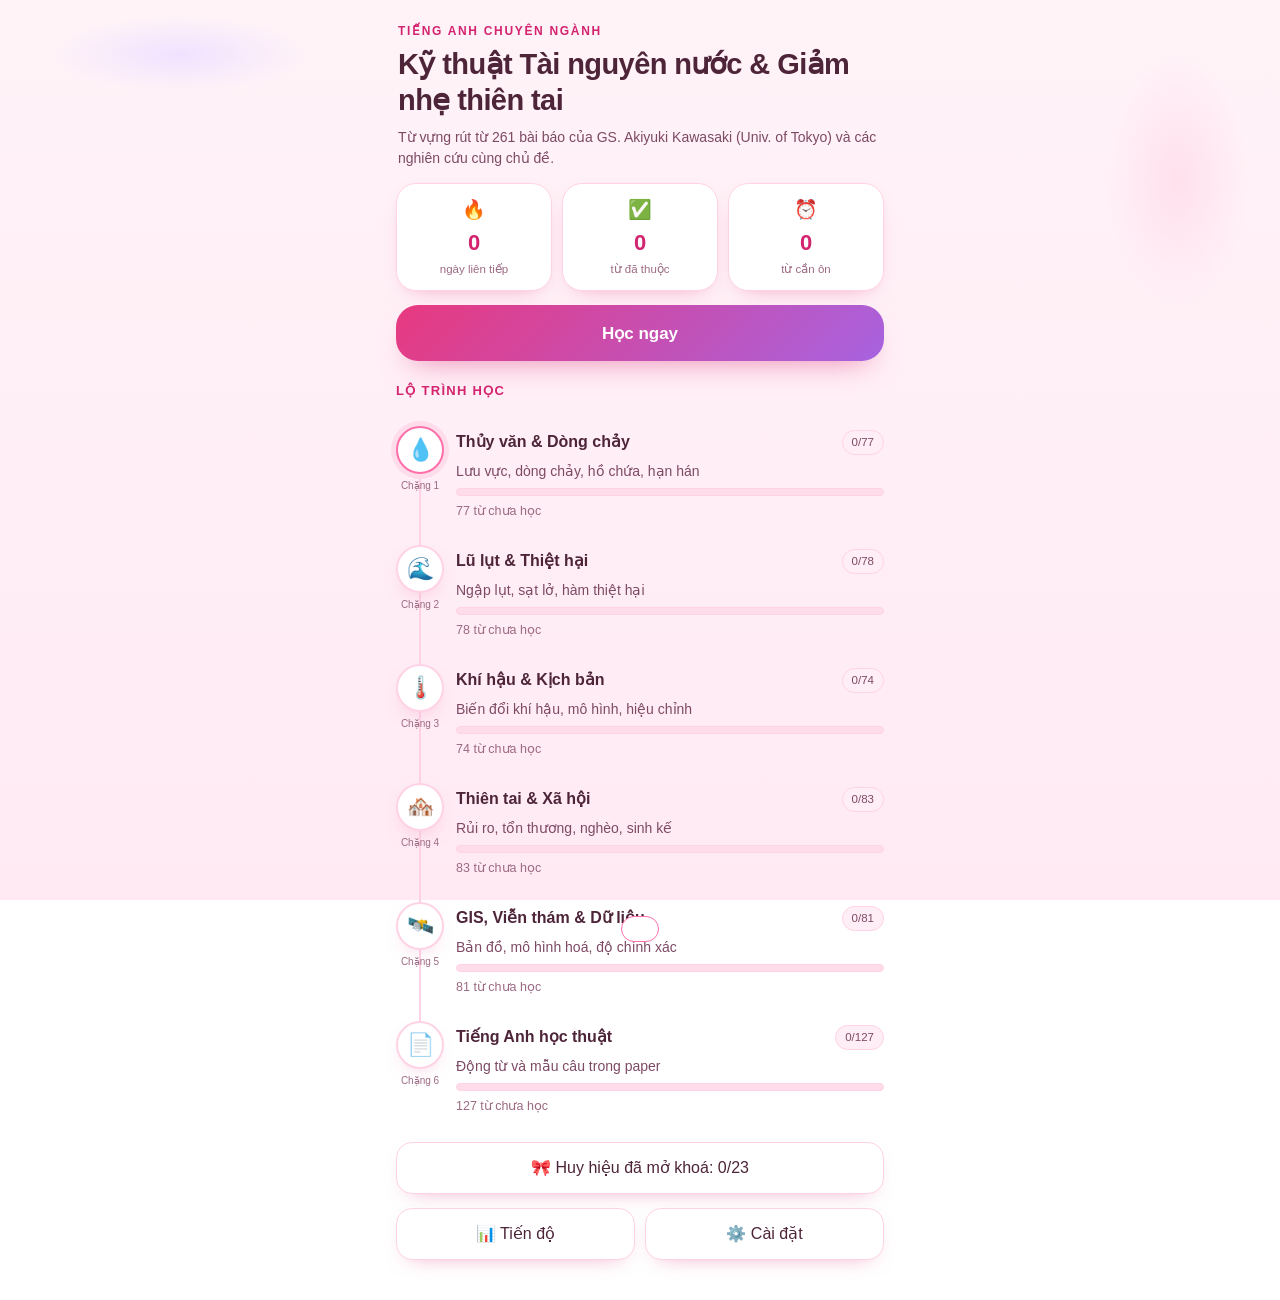
<file: index.html>
<!doctype html>
<html lang="vi">
<head>
<meta charset="utf-8">
<meta name="viewport" content="width=device-width, initial-scale=1, viewport-fit=cover">
<meta name="theme-color" content="#ffd3e5">
<title>ESP Trainer — Tiếng Anh chuyên ngành Thủy văn & Thiên tai</title>
<link rel="stylesheet" href="assets/css/app.css">
<link rel="icon" href="data:image/svg+xml,<svg xmlns='http://www.w3.org/2000/svg' viewBox='0 0 100 100'><text y='.9em' font-size='90'>🌸</text></svg>">
<link rel="manifest" href="manifest.webmanifest">
<link rel="apple-touch-icon" href="assets/icons/icon-192.png">
<meta name="apple-mobile-web-app-capable" content="yes">
<meta name="apple-mobile-web-app-status-bar-style" content="default">
<meta name="description" content="Học từ vựng tiếng Anh chuyên ngành kỹ thuật tài nguyên nước và giảm nhẹ thiên tai, rút từ 50 bài báo thật.">
</head>
<body>
  <main id="view" class="view"></main>
  <div id="toast" class="toast"></div>

  <!-- Thu tu nap la BAT BUOC — xem CLAUDE.md muc 2 -->
  <script src="data/vocab.js"></script>
  <script src="assets/js/store.js"></script>
  <script src="assets/js/srs.js"></script>
  <script src="assets/js/data.js"></script>
  <script src="assets/js/ui.js"></script>
  <script src="assets/js/art.js"></script>
  <script src="assets/js/celebrate.js"></script>
  <script src="assets/js/games/registry.js"></script>
  <script src="assets/js/games/flash.js"></script>
  <script src="assets/js/games/quiz.js"></script>
  <script src="assets/js/games/listen.js"></script>
  <script src="assets/js/games/scramble.js"></script>
  <script src="assets/js/games/cloze.js"></script>
  <script src="assets/js/games/match.js"></script>
  <script src="assets/js/games/speed.js"></script>
  <script src="assets/js/app.js"></script>
  <script>
    /* Mot file khong nap duoc — mang chap chon dung luc cap nhat, hay cache cua
       service worker giu ban hong — lam app chet LANG LE: cac man hinh khac van
       chay, rieng cho nao dung toi file thieu thi trong tron. Da gap that: thieu
       art.js thi man "Ket qua" chi con moi cai tieu de.
       Kiem ngay luc khoi dong, hong thi noi ro va cho nguoi hoc sua bang mot nut. */
    (function () {
      var CAN = ['VOCAB', 'Store', 'SRS', 'Data', 'UI', 'Art', 'Celebrate', 'Games', 'App'];
      var thieu = [];
      for (var i = 0; i < CAN.length; i++) if (!window[CAN[i]]) thieu.push(CAN[i]);

      if (!thieu.length) {
        window.App.start();
      } else {
        baoHong(thieu);
      }

      function baoHong(thieu) {
        var v = document.getElementById('view');
        while (v.firstChild) v.removeChild(v.firstChild);
        v.style.cssText = 'max-width:420px;margin:0 auto;padding:24px 18px;font:15px/1.6 -apple-system,BlinkMacSystemFont,"Segoe UI",Roboto,sans-serif;color:#3d2130';
        add('h1', 'Bản cập nhật tải thiếu file', 'font-size:20px;margin:0 0 12px');
        add('p', 'App vẫn mở được nhưng một vài màn hình sẽ trống, ví dụ màn Kết quả. ' +
                 'Chạm nút bên dưới để tải lại bản đầy đủ.', 'margin:0 0 8px');
        add('p', 'Tiến độ học của bạn KHÔNG bị xoá — nút này chỉ dọn bản lưu tạm của trang.',
            'margin:0 0 18px;color:#8a6076;font-size:13.5px');
        var nut = document.createElement('button');
        nut.textContent = 'Tải lại bản mới';
        nut.style.cssText = 'width:100%;min-height:48px;border:0;border-radius:14px;' +
          'background:#d8246f;color:#fff;font:600 16px/1 inherit;cursor:pointer';
        nut.onclick = function () { nut.disabled = true; nut.textContent = 'Đang tải lại…'; donDep(); };
        v.appendChild(nut);
        add('p', 'Thiếu: ' + thieu.join(', '), 'margin:18px 0 0;color:#a98;font-size:12px');

        function add(tag, chu, css) {
          var n = document.createElement(tag);
          n.textContent = chu;
          n.style.cssText = css;
          v.appendChild(n);
          return n;
        }
      }

      /* Xoa cache cua service worker roi go dang ky, sau do tai lai tu mang.
         KHONG dung toi localStorage — tien do hoc nam o do (CLAUDE.md muc 1.4). */
      function donDep() {
        var xong = function () { location.reload(); };
        var buoc = Promise.resolve();
        try {
          if (window.caches && caches.keys) {
            buoc = buoc.then(function () { return caches.keys(); }).then(function (ks) {
              return Promise.all(ks.map(function (k) { return caches.delete(k); }));
            });
          }
          if (navigator.serviceWorker && navigator.serviceWorker.getRegistrations) {
            buoc = buoc.then(function () { return navigator.serviceWorker.getRegistrations(); })
              .then(function (rs) {
                return Promise.all(rs.map(function (r) { return r.unregister(); }));
              });
          }
          buoc.then(xong, xong);
        } catch (e) { xong(); }
        setTimeout(xong, 4000);   // luoi an toan: khong doi mai
      }
    })();

    // Service worker chi song tren http(s); mo bang file:// van chay binh thuong.
    if ('serviceWorker' in navigator && /^https?:$/.test(location.protocol)) {
      window.addEventListener('load', function () {
        navigator.serviceWorker.register('sw.js').catch(function () {});
      });
    }
  </script>
</body>
</html>
</file>
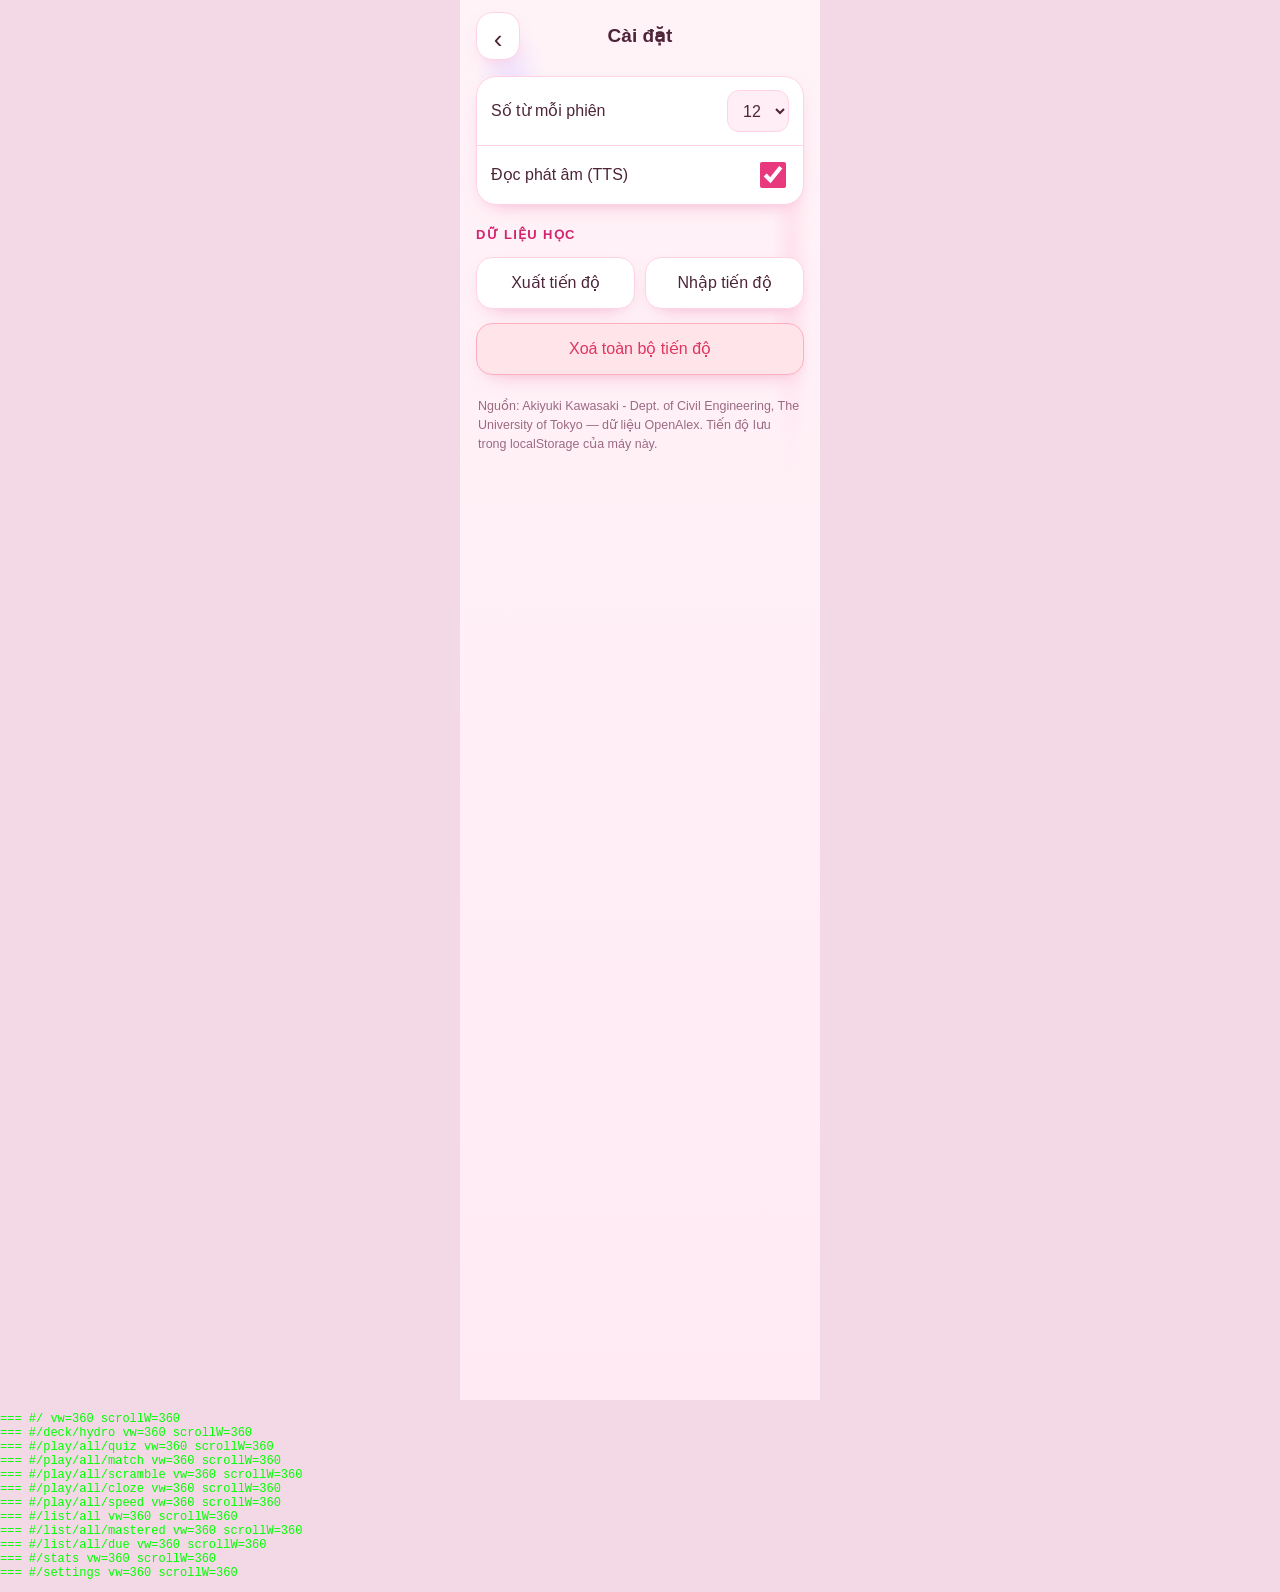
<file: tools/frame.html>
<!doctype html><html><head><meta charset="utf-8"><style>
html,body{margin:0;background:#f3d9e5}
iframe{width:360px;height:1400px;border:0;display:block;margin:0 auto;background:#fff3f8}
</style></head><body>
<iframe id="f" src="../index.html"></iframe>
<pre id="RESULT" style="color:#0f0;font:12px monospace;white-space:pre-wrap"></pre>
<script>
var f=document.getElementById('f'), out=[];
f.addEventListener('load', function(){
  var w=f.contentWindow, d=f.contentDocument;
  var target=(location.hash||'#/').replace('#F','');
  function probe(hash){
    w.location.hash=hash; w.dispatchEvent(new w.HashChangeEvent('hashchange'));
    var vw=d.documentElement.clientWidth;
    out.push('=== '+hash+' vw='+vw+' scrollW='+d.documentElement.scrollWidth);
    var bad=[];
    d.querySelectorAll('#view *').forEach(function(n){
      var r=n.getBoundingClientRect();
      if(r.right>vw+0.5||r.left<-0.5) bad.push((n.className||n.tagName)+'@'+Math.round(r.right));
    });
    if(bad.length) out.push('   TRAN: '+Array.from(new Set(bad)).slice(0,10).join(' | '));
  }
  ['#/','#/deck/hydro','#/play/all/quiz','#/play/all/match','#/play/all/scramble','#/play/all/cloze','#/play/all/speed','#/list/all','#/list/all/mastered','#/list/all/due','#/stats','#/settings'].forEach(probe);
  document.getElementById('RESULT').textContent=out.join('\n');
});
</script></body></html>
</file>
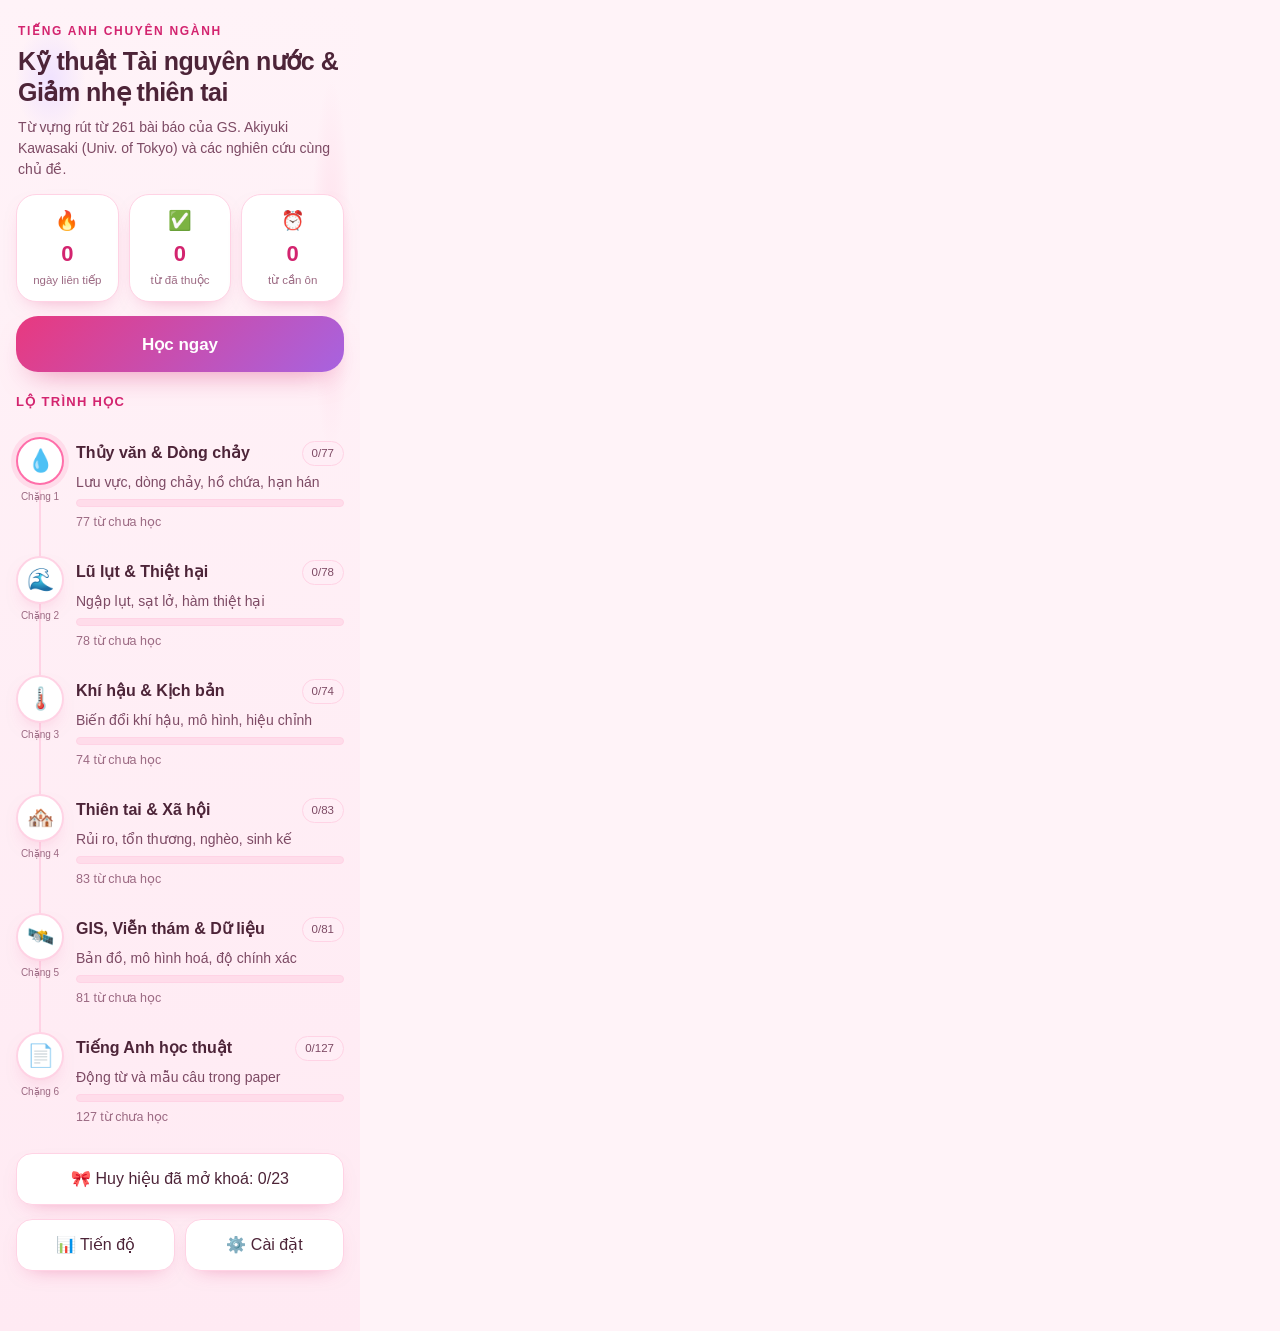
<file: tools/shot.html>
<!doctype html><html><head><meta charset="utf-8"><style>
html,body{margin:0;background:#fff3f8}
iframe{width:360px;height:1500px;border:0;display:block;margin:0}
</style></head><body>
<iframe id="f"></iframe>
<script>
var f=document.getElementById('f');
var q=decodeURIComponent(location.search.slice(1)||'#/');
f.src='../index.html'+q;
f.addEventListener('load',function(){
  setTimeout(function(){
    var d=f.contentDocument;
    f.style.height=Math.min(1500,Math.max(700,d.body.scrollHeight+20))+'px';
  },400);
});
</script></body></html>
</file>
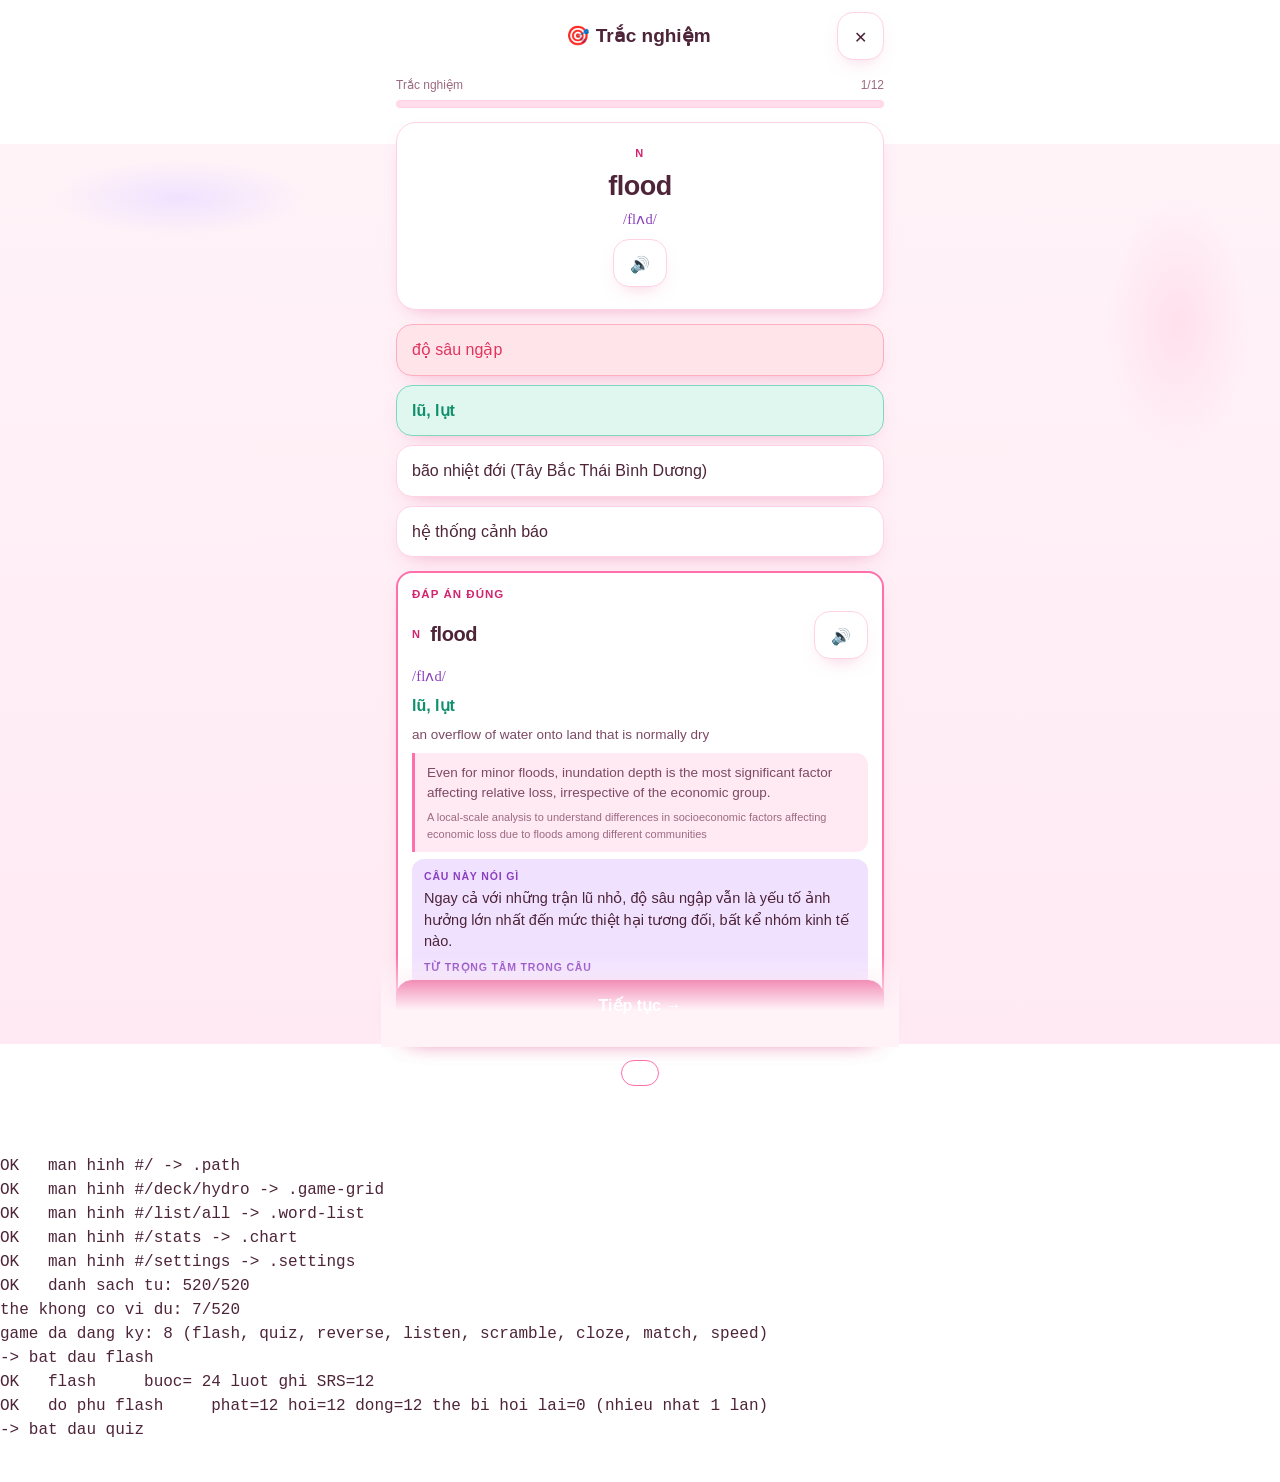
<file: tools/smoke.html>
<!doctype html><html lang="vi"><head><meta charset="utf-8">
<title>smoke</title><link rel="stylesheet" href="../assets/css/app.css"></head><body>
<main id="view" class="view"></main><div id="toast" class="toast"></div>
<pre id="RESULT">running…</pre>
<script src="../data/vocab.js"></script>
<script src="../assets/js/store.js"></script>
<script src="../assets/js/srs.js"></script>
<script src="../assets/js/data.js"></script>
<script src="../assets/js/ui.js"></script>
<script src="../assets/js/art.js"></script>
<script src="../assets/js/celebrate.js"></script>
<script src="../assets/js/games/registry.js"></script>
<script src="../assets/js/games/flash.js"></script>
<script src="../assets/js/games/quiz.js"></script>
<script src="../assets/js/games/listen.js"></script>
<script src="../assets/js/games/scramble.js"></script>
<script src="../assets/js/games/cloze.js"></script>
<script src="../assets/js/games/match.js"></script>
<script src="../assets/js/games/speed.js"></script>
<script src="../assets/js/app.js"></script>
<script>
var log = [], errs = [];
function flush(){ var n=document.getElementById('RESULT'); if(n) n.textContent = log.join('\n') + (errs.length? '\n\nLOI:\n'+errs.join('\n') : ''); }
window.onerror = function (m, s, l) { errs.push('JS ERROR: ' + m + ' @' + (s||'').split('/').pop() + ':' + l); };
window.confirm = function () { return true; };
window.prompt = function () { return null; };
function $(s, r) { return (r||document).querySelector(s); }
function all(s, r) { return Array.prototype.slice.call((r||document).querySelectorAll(s)); }

function click(n) { if (n && !n.disabled) n.click(); }

/* Robot: bam bua theo do uu tien cho toi khi ra man ket qua. */
function robot(maxSteps, doneWhen, cb) {
  var steps = 0;
  (function step() {
    if (doneWhen()) return cb(null, steps);
    if (++steps > maxSteps) return cb('KHONG KET THUC sau ' + maxSteps + ' buoc', steps);
    var v = $('#view');
    var flip = $('.flip:not(.is-flipped)', v);
    if (flip) { flip.click(); return setTimeout(step, 30); }
    var tiles = all('.tray .tile:not(.used)', v);
    if (tiles.length) { click(tiles[0]); return setTimeout(step, 20); }
    var check = all('.btn.primary', v).filter(function (b) { return b.textContent === 'Kiểm tra' && !b.disabled; });
    if (check.length) { click(check[0]); return setTimeout(step, 60); }
    var pairSel = $('.pair.sel', v);
    if (pairSel) {
      var vis = all('.match-col', v)[1];
      var cand = all('.pair:not(.done)', vis);
      click(cand[Math.floor(Math.random() * cand.length)]);
      return setTimeout(step, 30);
    }
    var lefts = all('.match-col', v)[0] ? all('.pair:not(.done)', all('.match-col', v)[0]) : [];
    if (lefts.length) { click(lefts[0]); return setTimeout(step, 30); }
    var next = $('.reveal-next', v);
    if (next) { click(next); return setTimeout(step, 30); }
    var opts = all('.opt', v);
    if (opts.length && !$('.opt.ok', v) && !$('.opt.bad', v)) {
      click(opts[Math.floor(Math.random() * opts.length)]); return setTimeout(step, 60);
    }
    var wide = all('.btn.wide', v).filter(function (b) { return /Nhớ rồi|Chưa nhớ|Đúng|Sai/.test(b.textContent); });
    if (wide.length) { click(wide[Math.floor(Math.random() * wide.length)]); return setTimeout(step, 30); }
    setTimeout(step, 60);
  })();
}

/* Do do phu the: moi game duoc phat bao nhieu the, hoi that su bao nhieu,
   va co the nao bi ghi diem hai lan khong. Bat ca hai lop loi:
   - lap tu  (hoi mot the nhieu lan -> nhieu dong ket qua -> SRS bi thoi phong)
   - bo tu   (the duoc phat ma khong bao gio duoc hoi) */
var probe = null;
window.Games.all().forEach(function (g) {
  var orig = g.mount;
  g.mount = function (root, cards, cb) {
    if (probe) cards.forEach(function (c) { probe.handed[c.id] = 1; });
    return orig.call(g, root, cards, function (res) {
      if (probe) (res || []).forEach(function (r) {
        probe.rows++;
        probe.asked[r.id] = (probe.asked[r.id] || 0) + 1;
      });
      return cb(res);
    });
  };
});

function probeReport(id) {
  var timed = !!(window.Games.get(id) || {}).wantCards;   // game tinh gio: khong the phu het
  var handed = Object.keys(probe.handed).length;
  var asked = Object.keys(probe.asked).length;
  var dup = 0, worst = 0;
  Object.keys(probe.asked).forEach(function (k) {
    if (probe.asked[k] > 1) dup++;
    worst = Math.max(worst, probe.asked[k]);
  });
  var badDup = probe.rows !== asked;
  var badCover = !timed && asked !== handed;
  log.push((badDup || badCover ? 'FAIL ' : 'OK   ') + 'do phu ' + id.padEnd(9) +
           ' phat=' + handed + ' hoi=' + asked + ' dong=' + probe.rows +
           ' the bi hoi lai=' + dup + ' (nhieu nhat ' + worst + ' lan)');
  if (badDup) errs.push(id + ': ghi diem trung — ' + probe.rows + ' dong cho ' + asked + ' the');
  if (badCover) errs.push(id + ': bo qua the — phat ' + handed + ' nhung chi hoi ' + asked);
}

var GAMES = window.Games.all().map(function (g) { return g.id; });
var queue = GAMES.concat(['mix']);
var idx = 0;

/* Loi chuc/huy hieu chi la TRANG TRI. Neu art.js hay celebrate.js khong nap len
   duoc thi man "Ket qua" van phai co diem so, danh sach tu sai va nut di tiep —
   da tung hong that: thieu art.js thi man ket qua trong tron chi con tieu de. */
function checkKetQuaKhiTrangTriHong(cb) {
  var cuu = window.Celebrate.cheer;
  window.Celebrate.cheer = function () { throw new Error('gia lap art.js khong nap duoc'); };
  location.hash = '#/play/all/quiz';
  setTimeout(function () {
    robot(600, function () { return !!$('.result'); }, function (err) {
      var box = $('.result');
      var coDiem = !!box && /câu đúng/.test(box.textContent);
      var coNut = all('.btn.wide', $('#view')).some(function (b) { return /Về trang chủ/.test(b.textContent); });
      log.push((coDiem && coNut ? 'OK   ' : 'FAIL ') +
               'man ket qua song sot khi loi chuc hong' +
               (coDiem && coNut ? '' : ' — ' + (err || 'thieu diem so hoac nut di tiep')));
      if (!coDiem || !coNut) errs.push('trang tri hong keo sap ca man ket qua');
      window.Celebrate.cheer = cuu;
      errs = errs.filter(function (m) { return !/gia lap art\.js/.test(m); });
      location.hash = '#/';
      setTimeout(cb, 60);
    });
  }, 120);
}

function runNext() {
  if (idx >= queue.length) return checkKetQuaKhiTrangTriHong(finish);
  var id = queue[idx++]; log.push('-> bat dau ' + id); flush();
  var before = window.Store.get().totalReviews;
  probe = { handed: {}, asked: {}, rows: 0 };
  location.hash = '#/play/all/' + id;
  setTimeout(function () {
    robot(6000, function () { return !!$('.result'); }, function (err, steps) {
      var after = window.Store.get().totalReviews;
      flush(); log.push((err ? 'FAIL ' : 'OK   ') + id.padEnd(9) + ' buoc=' + String(steps).padStart(3) +
               ' luot ghi SRS=' + (after - before) + (err ? ' | ' + err : ''));
      if (err) errs.push(id + ': ' + err);
      probeReport(id);
      probe = null;
      flush();
      location.hash = '#/';
      setTimeout(runNext, 60);
    });
  }, 120);
}

function checkScreens() {
  [['#/', '.path'], ['#/deck/hydro', '.game-grid'], ['#/list/all', '.word-list'],
   ['#/stats', '.chart'], ['#/settings', '.settings']].forEach(function (p) {
    location.hash = p[0];
    window.dispatchEvent(new HashChangeEvent('hashchange'));
    log.push(($(p[1]) ? 'OK   ' : 'FAIL ') + 'man hinh ' + p[0] + ' -> ' + p[1]);
    if (!$(p[1])) errs.push('man hinh ' + p[0] + ' khong render ' + p[1]); flush();
  });
  location.hash = '#/list/all';
  window.dispatchEvent(new HashChangeEvent('hashchange'));
  var n = all('.word').length;
  log.push((n === window.Data.cards.length ? 'OK   ' : 'FAIL ') + 'danh sach tu: ' + n + '/' + window.Data.cards.length);
  if (n !== window.Data.cards.length) errs.push('danh sach tu render thieu');
  var noEx = window.Data.cards.filter(function(c){return !c.ex;}).length;
  log.push('the khong co vi du: ' + noEx + '/' + window.Data.cards.length);
  log.push('game da dang ky: ' + window.Games.all().length + ' (' + GAMES.join(', ') + ')');
}

/* Bo loc danh sach tu: dem tren man hinh phai khop SRS.summary,
   va moi/dang hoc/da thuoc phai chia het tap the. */
function checkFilters() {
  var su = window.SRS.summary(window.Data.cards);
  var want = { all: su.total, due: su.due, learning: su.learning,
               mastered: su.mastered, 'new': su.fresh };
  var sum = 0;
  Object.keys(want).forEach(function (id) {
    location.hash = '#/list/all/' + id;
    window.dispatchEvent(new HashChangeEvent('hashchange'));
    var on = $('.filter.on');
    var rows = all('.word').length;
    var ok = !!on && rows === want[id];
    log.push((ok ? 'OK   ' : 'FAIL ') + 'bo loc ' + id + ': hien ' + rows + ' tu, SRS bao ' + want[id]);
    if (!ok) errs.push('bo loc ' + id + ' lech: ' + rows + ' != ' + want[id]);
    if (id === 'learning' || id === 'mastered' || id === 'new') sum += rows;
  });
  var okSum = sum === su.total;
  log.push((okSum ? 'OK   ' : 'FAIL ') + 'moi + dang hoc + da thuoc = ' + sum + '/' + su.total);
  if (!okSum) errs.push('ba nhom khong chia het tap the');
  flush();
}

function finish() {
  checkFilters();
  location.hash = '#/stats';
  window.dispatchEvent(new HashChangeEvent('hashchange'));
  var s = window.Store.get();
  var studied = Object.keys(s.cards).length;
  log.push('tong luot ghi SRS = ' + s.totalReviews + ' | the da cham = ' + studied + ' | streak = ' + s.streak);
  // kiem tra localStorage that su co ghi
  setTimeout(function () {
    var raw = localStorage.getItem(window.Store.KEY);
    log.push((raw && JSON.parse(raw).totalReviews === s.totalReviews ? 'OK   ' : 'FAIL ') + 'localStorage da luu');
    if (!raw) errs.push('localStorage rong');
    document.getElementById('RESULT').textContent =
      log.join('\n') + '\n\n' + (errs.length ? 'LOI:\n' + errs.join('\n') : 'KHONG CO LOI') +
      '\nKET QUA: ' + (errs.length ? 'HONG' : 'DAT');
  }, 400);
}

window.App.start();
localStorage.removeItem(window.Store.KEY);
window.Store.reset();
checkScreens();
runNext();
</script></body></html>
</file>
<file: assets/css/app.css>
/* app.css — mobile-first, chu de hong pastel. Mau chi dat o :root. */
:root{
  /* nen & giay */
  --bg:#fff3f8; --bg-2:#ffe9f2; --card:#ffffff; --card-2:#ffeef6;
  --line:#ffd3e5; --line-2:#ffc0da;
  /* chu */
  --ink:#4d2438; --muted:#7d4a64; --micro:#9c6a83;
  /* hong chu dao */
  --brand:#ff6faa;          /* to nen/vien */
  --brand-2:#e8397f;        /* nut dac, chu trang doc duoc */
  --brand-ink:#d3246f;      /* hong dam dung cho CHU tren nen sang */
  --brand-soft:#ffdcea;
  --on-brand:#ffffff;
  /* tim oải huong lam mau phu */
  --accent:#a763e0; --accent-ink:#8a3fc0; --accent-soft:#f0e2ff;
  /* trang thai */
  --ok:#0f8f6b; --ok-bg:#dff7ee; --ok-line:#7fd8bd;
  --bad:#e0345d; --bad-bg:#ffe4ea; --bad-line:#ffaec0;
  --warn:#b06a12; --warn-bg:#fff3de; --warn-line:#f2d09a;
  /* hinh khoi */
  --r:20px; --pad:16px;
  --shadow:0 8px 22px -14px rgba(216,36,111,.55);
  --shadow-lg:0 14px 30px -16px rgba(216,36,111,.6);
}
*{box-sizing:border-box;-webkit-tap-highlight-color:transparent}
html,body{margin:0;padding:0}
body{
  background:
    radial-gradient(closest-side at 14% 6%, var(--accent-soft), transparent 70%),
    radial-gradient(closest-side at 92% 20%, #ffe0ec, transparent 70%),
    linear-gradient(180deg,var(--bg) 0%,#ffeaf3 100%);
  background-attachment:fixed; color:var(--ink);
  font:16px/1.5 -apple-system,BlinkMacSystemFont,"Segoe UI",Roboto,"Helvetica Neue",sans-serif;
  padding:env(safe-area-inset-top) 0 calc(24px + env(safe-area-inset-bottom));
  overflow-x:hidden;
}
.view{max-width:520px;margin:0 auto;padding:var(--pad);display:flex;flex-direction:column;gap:14px}
h1,h2,h3{margin:0;line-height:1.25}
p{margin:0}
a{color:inherit;text-decoration:none}
.hidden{display:none!important}
.muted{color:var(--muted);font-size:14px}
.micro{color:var(--micro);font-size:12.5px}
.pad{padding:8px 2px}

/* topbar */
.topbar{display:flex;align-items:center;gap:8px;margin:-4px 0 2px}
.topbar h1{flex:1;font-size:19px;text-align:center}
.icon-btn{min-width:44px;height:44px;border-radius:14px;border:1px solid var(--line);
  background:var(--card);color:var(--brand-ink);font-size:19px;cursor:pointer}
.icon-btn.ghost{border:0;background:none;pointer-events:none}
.icon-btn.back{font-size:26px;line-height:1}

/* hero */
.hero{padding:6px 2px 0}
.kicker{color:var(--brand-ink);font-size:12px;letter-spacing:.14em;text-transform:uppercase;font-weight:700}
.hero-title{font-size:25px;margin:6px 0 8px;letter-spacing:-.02em}
.hero-sub{color:var(--muted);font-size:14px}

/* stats */
.stat-row{display:grid;grid-template-columns:repeat(3,1fr);gap:10px}
.stat{background:var(--card);border:1px solid var(--line);border-radius:var(--r);
  padding:12px 8px;text-align:center;display:flex;flex-direction:column;gap:2px;
  box-shadow:var(--shadow)}
.stat-icon{font-size:19px}
.stat b{font-size:22px;color:var(--brand-ink)}
.stat small{color:var(--micro);font-size:11.5px}

/* buttons */
.btn{font:inherit;color:var(--ink);background:var(--card);border:1px solid var(--line);
  border-radius:16px;padding:13px 16px;min-height:48px;cursor:pointer;
  box-shadow:var(--shadow);transition:transform .08s,background .15s}
.btn:active{transform:scale(.975)}
.btn:disabled{opacity:.45;cursor:default;box-shadow:none}
.btn.primary{background:var(--brand-2);border-color:var(--brand-2);color:var(--on-brand);font-weight:700}
.btn.danger{background:var(--bad-bg);border-color:var(--bad-line);color:var(--bad)}
.btn.wide{flex:1}
.btn.ghost{background:transparent;border-style:dashed;border-color:var(--line-2);
  color:var(--brand-ink);font-weight:600}
.row{display:flex}
.gap{gap:10px}
.cta{background:linear-gradient(135deg,var(--brand-2),var(--accent));border:0;color:var(--on-brand);
  font-size:17px;font-weight:800;min-height:56px;border-radius:22px;
  box-shadow:var(--shadow-lg)}
.small-btn{padding:7px 12px;min-height:38px;font-size:13px;border-radius:12px;align-self:flex-start}

/* section */
.section{font-size:13px;color:var(--brand-ink);text-transform:uppercase;letter-spacing:.1em;margin-top:8px}

/* lo trinh */
.path{display:flex;flex-direction:column;gap:0}
.path-node{display:flex;gap:12px;padding:12px 0;position:relative}
.path-node::before{content:"";position:absolute;left:23px;top:0;bottom:0;width:2px;background:var(--line)}
.path-node:first-child::before{top:34px}
.path-node:last-child::before{bottom:calc(100% - 34px)}
.path-dot{position:relative;z-index:1;width:48px;flex:0 0 48px;display:flex;flex-direction:column;
  align-items:center;gap:4px}
.path-icon{width:48px;height:48px;border-radius:50%;background:var(--card);border:2px solid var(--line);
  display:grid;place-items:center;font-size:22px;box-shadow:var(--shadow)}
.path-step{font-size:10px;color:var(--micro);white-space:nowrap}
.path-node.focus .path-icon{border-color:var(--brand);box-shadow:0 0 0 5px var(--brand-soft)}
.path-node.complete .path-icon{border-color:var(--ok);background:var(--ok-bg)}
.path-body{flex:1;min-width:0;display:flex;flex-direction:column;gap:6px;padding-top:4px}
.path-title{display:flex;align-items:center;gap:8px;justify-content:space-between}
.path-title b{font-size:16px}

.chip{background:var(--card-2);border:1px solid var(--line);border-radius:999px;
  padding:3px 9px;font-size:11.5px;color:var(--muted);white-space:nowrap}
.chip.small{font-size:10.5px;padding:2px 7px}
.chips{display:flex;flex-wrap:wrap;gap:6px;margin-top:6px}

.bar{height:8px;border-radius:99px;background:var(--brand-soft);overflow:hidden;border:1px solid var(--line)}
.bar-fill{height:100%;background:linear-gradient(90deg,var(--brand),var(--accent));
  border-radius:99px;transition:width .3s ease}

/* ring */
.ring-wrap{position:relative;width:92px;height:92px;flex:0 0 92px}
.ring{width:92px;height:92px;transform:rotate(-90deg)}
.ring-bg{fill:none;stroke:var(--brand-soft);stroke-width:9}
.ring-fg{fill:none;stroke:var(--brand);stroke-width:9;stroke-linecap:round;
  transition:stroke-dashoffset .5s ease}
.ring-mid{position:absolute;inset:0;display:flex;flex-direction:column;align-items:center;justify-content:center}
.ring-mid b{font-size:20px;color:var(--brand-ink)}
.ring-mid small{font-size:10px;color:var(--micro)}

/* deck */
.deck-head{background:var(--card);border:1px solid var(--line);border-radius:var(--r);padding:14px;
  box-shadow:var(--shadow)}
.deck-top{display:flex;gap:14px;align-items:center}
.deck-info{flex:1;min-width:0;display:flex;flex-direction:column;gap:4px}
.deck-info .chips{margin-top:0}
.game-grid{display:grid;grid-template-columns:1fr 1fr;gap:10px}
.game-tile{background:var(--card);border:1px solid var(--line);border-radius:var(--r);
  padding:14px 12px;display:flex;flex-direction:column;gap:4px;text-align:left;
  color:var(--ink);font:inherit;cursor:pointer;min-height:104px;box-shadow:var(--shadow)}
.game-tile:active{transform:scale(.98)}
.game-tile.off{opacity:.45;box-shadow:none}
.game-icon{font-size:22px}
.game-tile b{font-size:15px}
.game-tile small{color:var(--micro);font-size:12px;line-height:1.35}

/* stage chung cho game */
.stage{display:flex;flex-direction:column;gap:14px}
.round-bar{display:flex;flex-direction:column;gap:6px}
.round-top{display:flex;justify-content:space-between;font-size:12px;color:var(--micro)}
.prompt{background:var(--card);border:1px solid var(--line);border-radius:var(--r);
  padding:22px 16px;text-align:center;display:flex;flex-direction:column;align-items:center;gap:8px;
  box-shadow:var(--shadow)}
.pos{font-size:11px;color:var(--brand-ink);text-transform:uppercase;letter-spacing:.12em;font-weight:700}
.term{font-size:27px;letter-spacing:-.02em;word-break:break-word}
.vi-big{font-size:22px;color:var(--ink)}
.vi{font-size:19px;color:var(--accent-ink)}
.en{color:var(--muted);font-size:14px}
.hint{color:var(--micro);font-size:12.5px}
.divider{width:34px;height:2px;background:var(--line-2);border-radius:2px}

.options{display:flex;flex-direction:column;gap:9px}
.opt{text-align:left;line-height:1.35;padding:14px 15px}
.opt.ok{background:var(--ok-bg);border-color:var(--ok-line);color:var(--ok);font-weight:600}
.opt.bad{background:var(--bad-bg);border-color:var(--bad-line);color:var(--bad)}

/* flashcard */
.flip{perspective:1000px;cursor:pointer}
.flip-inner{position:relative;transform-style:preserve-3d;
  transition:transform .5s cubic-bezier(.3,.9,.3,1),height .35s ease}
.flip.is-flipped .flip-inner{transform:rotateY(180deg)}
.card-face{background:var(--card);border:1px solid var(--line);border-radius:var(--r);
  padding:26px 18px;min-height:230px;display:flex;flex-direction:column;
  align-items:center;justify-content:center;gap:10px;text-align:center;box-shadow:var(--shadow);
  -webkit-backface-visibility:hidden;backface-visibility:hidden}
.flip-back{position:absolute;inset:0;transform:rotateY(180deg);overflow:auto}
.ex{margin:0;padding:10px 12px;border-left:3px solid var(--brand);background:var(--bg-2);
  border-radius:0 12px 12px 0;text-align:left;font-size:13.5px;color:var(--muted);
  display:flex;flex-direction:column;gap:6px}
.ex cite{font-style:normal;font-size:11px;color:var(--micro)}

/* nghe */
.speaker{width:92px;height:92px;border-radius:50%;font-size:36px;
  background:linear-gradient(135deg,var(--brand),var(--accent));border:0;color:var(--on-brand);
  box-shadow:var(--shadow-lg)}

/* xep chu */
.slot{min-height:58px;display:flex;flex-wrap:wrap;gap:6px;justify-content:center;align-items:center;
  background:var(--card-2);border:2px dashed var(--line-2);border-radius:var(--r);padding:10px}
.slot.ok{border-color:var(--ok);border-style:solid;background:var(--ok-bg)}
.slot.bad{border-color:var(--bad);border-style:solid;background:var(--bad-bg)}
.tray{display:flex;flex-wrap:wrap;gap:6px;justify-content:center}
.tile{padding:10px 13px;min-height:44px;min-width:44px;font-size:17px;font-weight:600;border-radius:13px}
.tile.used{opacity:.22;pointer-events:none}
.tile.picked{background:var(--brand-soft);border-color:var(--brand)}
.tile.from-hint{background:var(--warn-bg);border-color:var(--warn-line);color:var(--warn)}

/* cloze */
.cloze .sentence{text-align:left;font-size:15.5px;line-height:1.65}
.cloze{text-align:left;align-items:stretch}
.cloze cite{font-style:normal;font-size:11px;color:var(--micro);text-align:left}

/* noi cap */
.match{display:grid;grid-template-columns:1fr 1fr;gap:9px}
.match-col{display:flex;flex-direction:column;gap:9px}
.pair{padding:12px 10px;font-size:14px;line-height:1.3;min-height:56px;text-align:center}
.vi-pair{color:var(--accent-ink)}
.pair.sel{border-color:var(--brand);background:var(--brand-soft)}
.pair.ok,.pair.done{opacity:.34;pointer-events:none;border-color:var(--ok)}
.pair.bad{border-color:var(--bad);background:var(--bad-bg)}

/* chop nhoang */
.speed-head{display:flex;justify-content:space-between;align-items:center}
.clock{font-size:26px;font-weight:800;font-variant-numeric:tabular-nums;color:var(--brand-ink)}
.score{font-size:26px;font-weight:800;color:var(--ok)}
.speed-stage{min-height:190px;justify-content:center}
.flash-ok{animation:fok .3s ease}
.flash-bad{animation:fbad .3s ease}
@keyframes fok{from{background:var(--ok-bg)}to{background:var(--card)}}
@keyframes fbad{from{background:var(--bad-bg)}to{background:var(--card)}}

/* danh sach tu */
.filters{display:flex;flex-wrap:wrap;gap:7px}
.filter{display:flex;align-items:center;gap:6px;min-height:44px;padding:0 13px;
  background:var(--card);border:1px solid var(--line);border-radius:999px;
  color:var(--muted);font-size:13.5px;cursor:pointer}
.filter b{color:var(--ink);font-size:13px}
.filter.on{background:var(--brand-soft);border-color:var(--brand);color:var(--ink)}
.filter.on b{color:var(--brand-ink)}
.filter:active{transform:scale(.97)}
.tags{display:flex;flex-wrap:wrap;gap:5px;margin-top:3px}
.tag{font-size:10.5px;padding:2px 8px;border-radius:999px;border:1px solid transparent;
  letter-spacing:.02em}
.tag.new{background:var(--bg-2);color:var(--micro);border-color:var(--line)}
.tag.learning{background:var(--warn-bg);color:var(--warn);border-color:var(--warn-line)}
.tag.mastered{background:var(--ok-bg);color:var(--ok);border-color:var(--ok-line)}
.tag.due{background:var(--bad-bg);color:var(--bad);border-color:var(--bad-line)}
.tap{cursor:pointer}
.tap:active{transform:scale(.975)}
a.btn{display:flex;align-items:center;justify-content:center;text-align:center}
a.plan-row{text-decoration:none}
a.plan-row::after{content:'›';color:var(--micro);margin-left:2px}
.search{background:var(--card);border:1px solid var(--line);border-radius:14px;
  padding:13px 14px;color:var(--ink);font:inherit;min-height:48px;width:100%}
.word-list{display:flex;flex-direction:column;gap:8px}
.word{background:var(--card);border:1px solid var(--line);border-radius:14px;overflow:hidden;
  box-shadow:var(--shadow)}
.word summary{display:flex;align-items:center;gap:10px;padding:12px 13px;cursor:pointer;list-style:none}
.word summary::-webkit-details-marker{display:none}
.word.flat{padding:12px 13px;display:flex}
.word-main{flex:1;min-width:0;display:flex;flex-direction:column;gap:2px}
.word-main b{font-size:15px}
.word-main .muted{font-size:13px}
.word-body{padding:0 13px 13px;display:flex;flex-direction:column;gap:9px;
  border-top:1px solid var(--line);padding-top:11px}
.level{width:9px;height:34px;border-radius:5px;background:var(--brand-soft);flex:0 0 9px}
.lv1{background:#ffc2d6}.lv2{background:#ff9dbe}.lv3{background:#f97ab0}
.lv4{background:#c77ce0}.lv5{background:var(--ok)}

/* phien am IPA */
.ipa{font-size:14.5px;color:var(--accent-ink);letter-spacing:.01em;
  font-family:"Times New Roman",Georgia,serif;white-space:nowrap}
.prompt .ipa,.card-face .ipa{display:block;margin-top:-2px}
.reveal .ipa{align-self:flex-start}
.word-body .ipa{font-size:13.5px}

/* giai nghia tieng Viet cho cau vi du */
.gloss{background:var(--accent-soft);border-radius:12px;padding:10px 12px;
  display:flex;flex-direction:column;gap:3px}
.gloss-label{color:var(--accent-ink);font-size:10.5px;font-weight:700;
  text-transform:uppercase;letter-spacing:.08em;margin-top:4px}
.gloss-label:first-child{margin-top:0}
.gloss-d{font-size:14.5px;line-height:1.5;color:var(--ink)}
.gloss-y{font-size:13.5px;line-height:1.5;color:var(--muted)}

/* bang sua sai */
.reveal{background:var(--card);border:2px solid var(--brand);border-radius:16px;
  padding:13px 14px;display:flex;flex-direction:column;gap:7px;box-shadow:var(--shadow)}
.reveal-label{color:var(--brand-ink);font-size:11.5px;font-weight:700;
  text-transform:uppercase;letter-spacing:.09em}
.reveal-head{display:flex;align-items:center;gap:9px;flex-wrap:wrap}
.reveal-head .term{font-size:20px;flex:1;min-width:0;word-break:break-word}
.reveal-head .icon-btn{min-width:38px;height:38px;font-size:16px}
.reveal-vi{font-size:16px;font-weight:600;color:var(--ok)}
.reveal .en{color:var(--muted);font-size:13.5px}
.reveal .ex{margin:0}
.reveal.good{border-color:var(--ok-line);background:var(--card)}
.reveal.good .reveal-label{color:var(--ok)}
.reveal.compact{padding:10px 12px;gap:3px;border-width:1px;border-color:var(--line)}
.reveal.compact .reveal-head .term{font-size:16px}
.reveal.compact .reveal-vi{font-size:14px}
.reveal-list{display:flex;flex-direction:column;gap:8px}
.reveal-next{margin-top:2px}
/* nut hanh dong noi day man hinh khi noi dung dai hon mot man */
.stick{position:fixed;left:0;right:0;margin:0 auto;z-index:40;
  bottom:calc(12px + env(safe-area-inset-bottom));
  width:calc(100% - 32px);max-width:488px}
.btn.stick,.stick>.btn{box-shadow:0 10px 26px -8px rgba(216,36,111,.75)}
/* dai mo phia sau: chu chim dan xuong duoi nut chu khong bi cat ngang */
.stick::before{content:'';position:absolute;z-index:-1;pointer-events:none;
  left:-16px;right:-16px;top:-26px;bottom:calc(-16px - env(safe-area-inset-bottom));
  background:linear-gradient(180deg,rgba(255,243,248,0),var(--bg) 60%)}
.stick-pad{height:64px;flex:0 0 auto}

/* ket qua */
.result{background:var(--card);border:1px solid var(--line);border-radius:var(--r);
  padding:20px;display:flex;flex-direction:column;align-items:center;gap:10px;text-align:center;
  box-shadow:var(--shadow)}
.big{font-size:19px;font-weight:700}

/* bieu do */
.chart{display:flex;gap:4px;align-items:flex-end;height:120px;background:var(--card);
  border:1px solid var(--line);border-radius:var(--r);padding:12px 10px;box-shadow:var(--shadow)}
.chart-col{flex:1;display:flex;flex-direction:column;align-items:center;gap:5px;height:100%;justify-content:flex-end}
.chart-bar{width:100%;max-width:18px;background:linear-gradient(180deg,var(--brand),var(--accent));
  border-radius:6px 6px 0 0;min-height:3px}
.chart-col small{font-size:9.5px;color:var(--micro)}

.plan{background:var(--card);border:1px solid var(--line);border-radius:var(--r);overflow:hidden;
  box-shadow:var(--shadow)}
.plan-row{display:flex;justify-content:space-between;align-items:center;gap:10px;
  padding:12px 14px;border-bottom:1px solid var(--line);font-size:14px}
.plan-row:last-child{border-bottom:0}
.plan-row span{color:var(--muted);min-width:0;overflow:hidden;text-overflow:ellipsis;white-space:nowrap}
.plan-row b{color:var(--brand-ink)}

/* cai dat */
.settings{background:var(--card);border:1px solid var(--line);border-radius:var(--r);overflow:hidden;
  box-shadow:var(--shadow)}
.set-row{display:flex;justify-content:space-between;align-items:center;gap:12px;
  padding:13px 14px;border-bottom:1px solid var(--line);min-height:56px}
.set-row:last-child{border-bottom:0}
.set-row select{background:var(--card-2);color:var(--ink);border:1px solid var(--line);
  border-radius:12px;padding:9px 11px;font:inherit;min-height:42px}
.set-row input[type=checkbox]{width:26px;height:26px;accent-color:var(--brand-2)}

/* toast */
.toast{position:fixed;left:50%;bottom:24px;transform:translate(-50%,calc(100% + 40px));
  background:var(--card);border:1px solid var(--brand);color:var(--ink);
  padding:12px 18px;border-radius:14px;font-size:14px;max-width:88vw;text-align:center;
  transition:transform .25s ease;z-index:50;pointer-events:none;box-shadow:var(--shadow-lg)}
.toast.show{transform:translate(-50%,0)}
.toast.bad{border-color:var(--bad);color:var(--bad)}

/* ===== loi chuc & huy hieu ===== */
/* the loi chuc gan tren man ket qua */
.cheer{background:linear-gradient(160deg,var(--card) 0%,var(--card-2) 100%);
  border:2px solid var(--brand);border-radius:var(--r);padding:16px 14px;
  display:flex;flex-direction:column;align-items:center;gap:8px;text-align:center;
  box-shadow:var(--shadow-lg);position:relative;overflow:hidden}
.cheer-art{width:132px;height:132px;flex:0 0 auto}
.cheer-art svg{width:100%;height:100%;display:block}
.cheer-title{font-size:19px;font-weight:800;color:var(--brand-ink)}
.cheer-msg{font-size:14.5px;color:var(--muted);line-height:1.5}
.cheer-sub{font-size:12.5px;color:var(--micro)}

/* lop phu khi mo khoa huy hieu */
.pop{position:fixed;inset:0;z-index:80;display:flex;align-items:center;justify-content:center;
  padding:20px;background:rgba(77,36,56,.42);backdrop-filter:blur(3px);overflow:hidden;
  animation:popin .22s ease}
.pop-card{background:var(--card);border:2px solid var(--brand);border-radius:26px;
  padding:22px 18px 18px;width:100%;max-width:330px;text-align:center;
  display:flex;flex-direction:column;align-items:center;gap:10px;
  box-shadow:var(--shadow-lg);animation:popup .32s cubic-bezier(.2,1.3,.4,1)}
.pop-kicker{font-size:11.5px;font-weight:800;letter-spacing:.14em;text-transform:uppercase;
  color:var(--accent-ink)}
.pop-art{width:150px;height:150px}
.pop-art svg{width:100%;height:100%;display:block}
.pop-title{font-size:21px;font-weight:800;color:var(--brand-ink);line-height:1.25}
.pop-msg{font-size:14.5px;color:var(--muted);line-height:1.5}
.pop-count{font-size:12px;color:var(--micro)}
@keyframes popin{from{opacity:0}to{opacity:1}}
@keyframes popup{from{transform:scale(.7) translateY(18px);opacity:0}to{transform:none;opacity:1}}

/* mua canh hoa */
.confetti{position:absolute;inset:0;overflow:hidden;pointer-events:none}
.petal{position:absolute;top:-24px;font-size:16px;animation:fall linear forwards}
@keyframes fall{
  0%{transform:translateY(-10px) rotate(0deg);opacity:0}
  12%{opacity:1}
  100%{transform:translateY(112vh) rotate(420deg);opacity:0}
}
.cheer .petal{animation-name:fallin}
@keyframes fallin{
  0%{transform:translateY(-10px) rotate(0deg);opacity:0}
  15%{opacity:.9}
  100%{transform:translateY(300px) rotate(300deg);opacity:0}
}
.bounce{animation:bounce 1.6s ease-in-out infinite}
@keyframes bounce{0%,100%{transform:translateY(0)}50%{transform:translateY(-7px)}}

/* tu huy hieu */
.badges{display:grid;grid-template-columns:repeat(3,1fr);gap:10px}
.badge{background:var(--card);border:1px solid var(--line);border-radius:16px;
  padding:10px 6px 9px;display:flex;flex-direction:column;align-items:center;gap:4px;
  text-align:center;box-shadow:var(--shadow);cursor:pointer;font:inherit;color:var(--ink)}
.badge:active{transform:scale(.97)}
.badge-art{width:64px;height:64px}
.badge-art svg{width:100%;height:100%;display:block}
.badge b{font-size:11.5px;line-height:1.25;color:var(--brand-ink)}
.badge small{font-size:10px;color:var(--micro);line-height:1.2}
.badge.locked{opacity:.55;box-shadow:none;background:var(--bg-2)}
.badge.locked .badge-art{filter:grayscale(1) opacity(.45)}
.badge.locked b{color:var(--micro)}

@media (min-width:560px){
  .hero-title{font-size:29px}
  .game-grid{grid-template-columns:repeat(3,1fr)}
  .badges{grid-template-columns:repeat(4,1fr)}
}
@media (prefers-reduced-motion:reduce){
  *{animation:none!important;transition:none!important}
}
</file>
